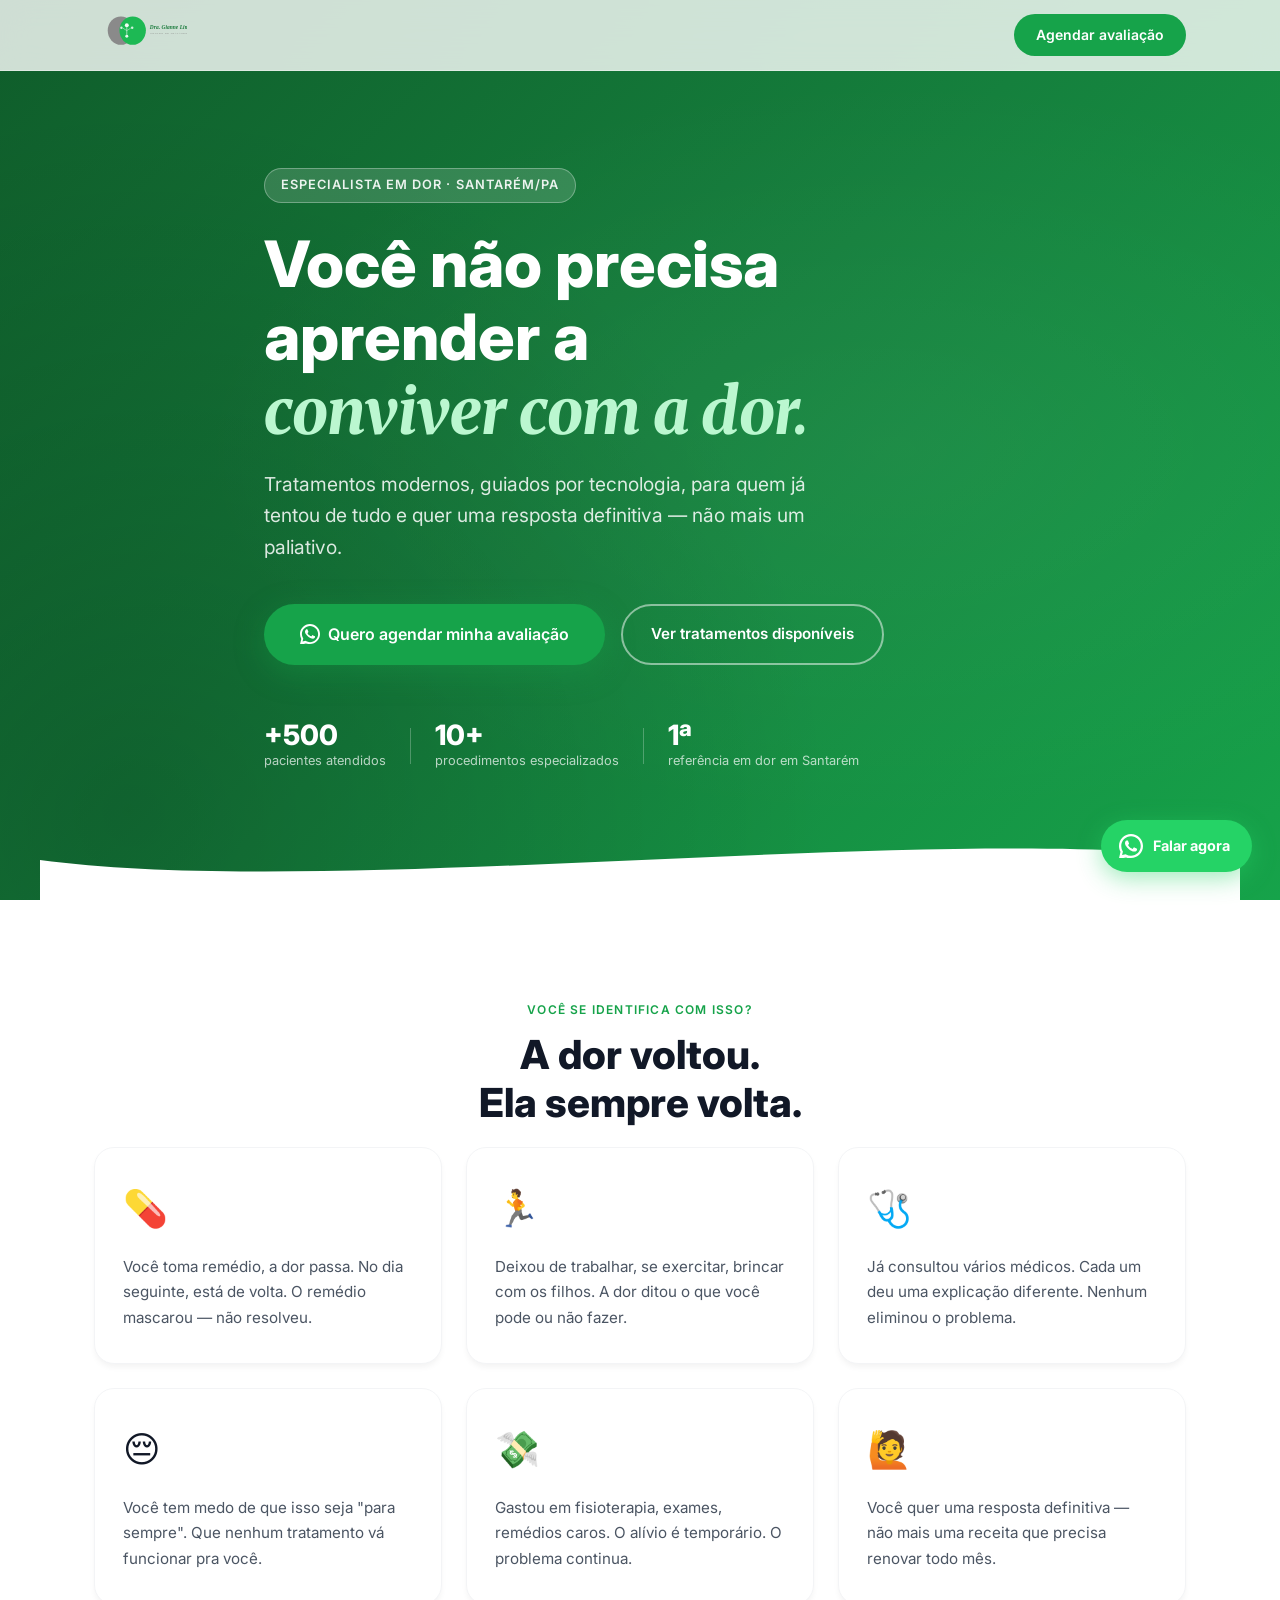
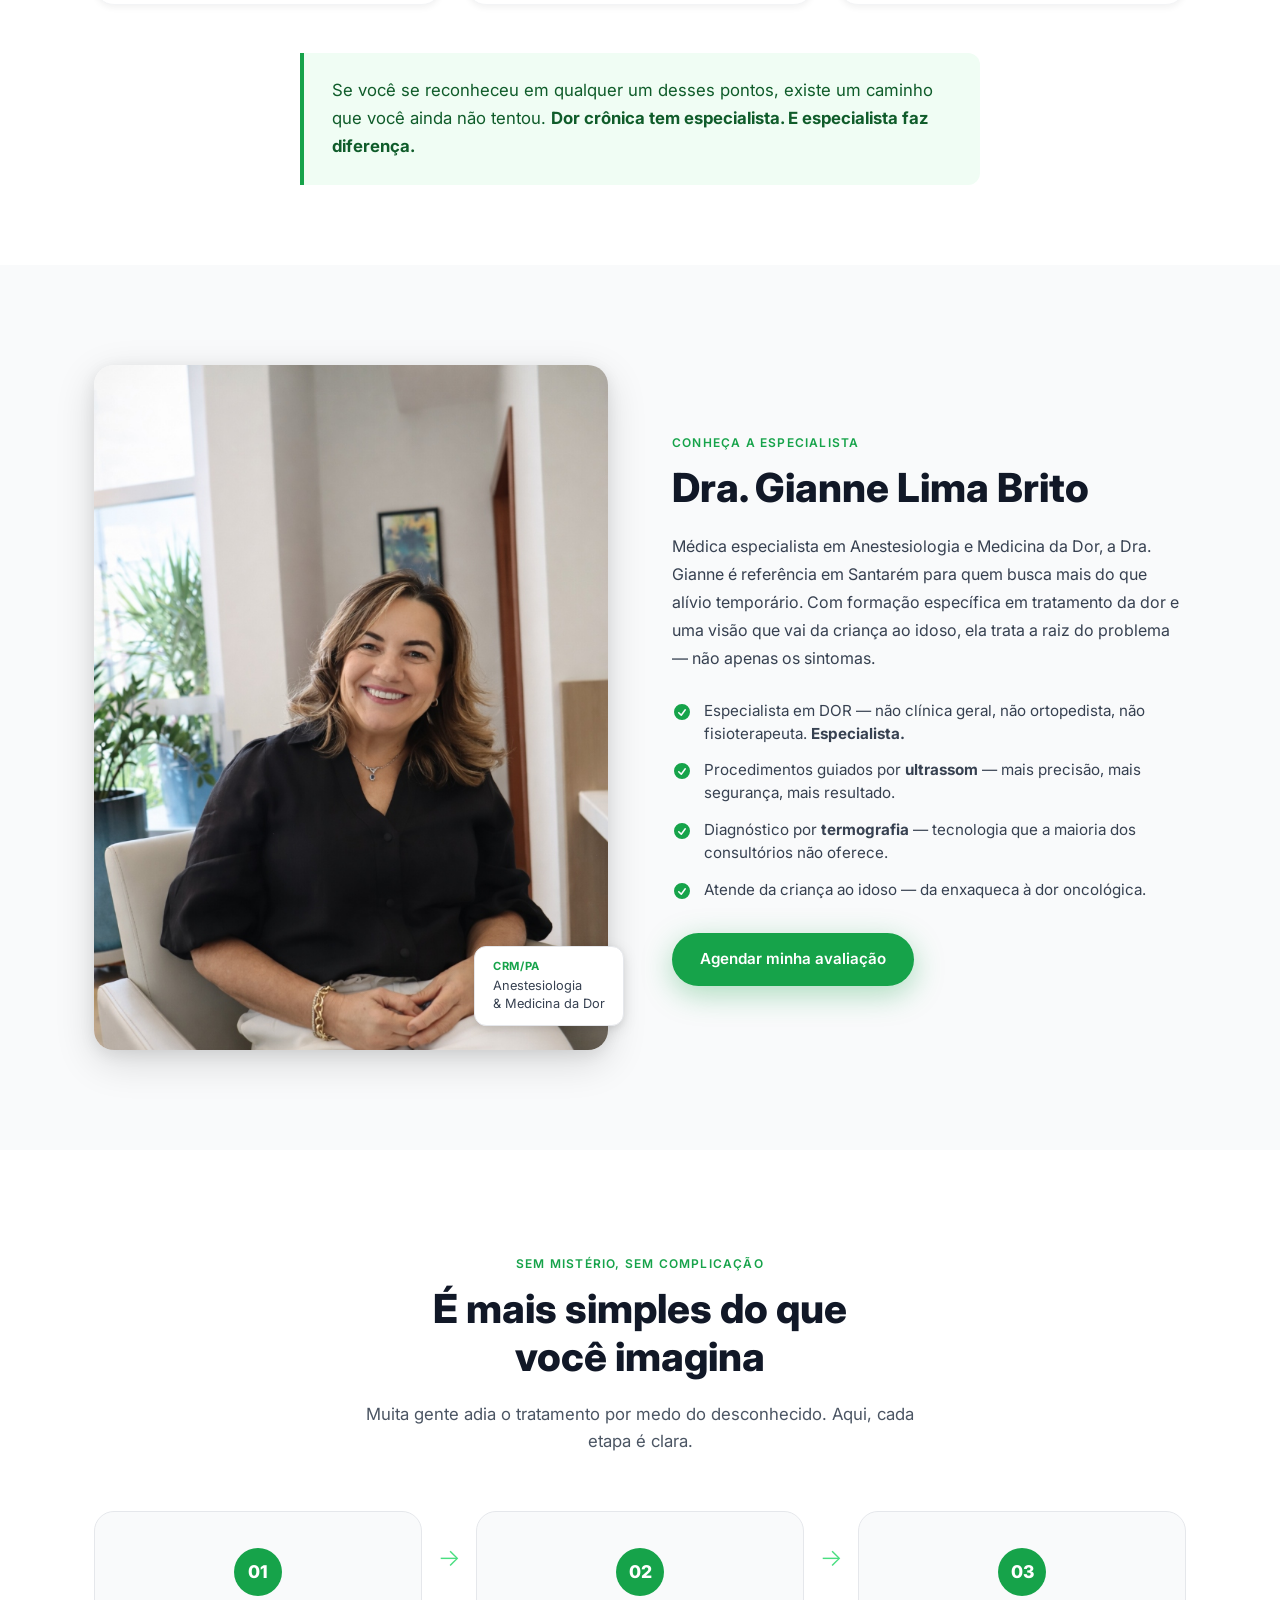
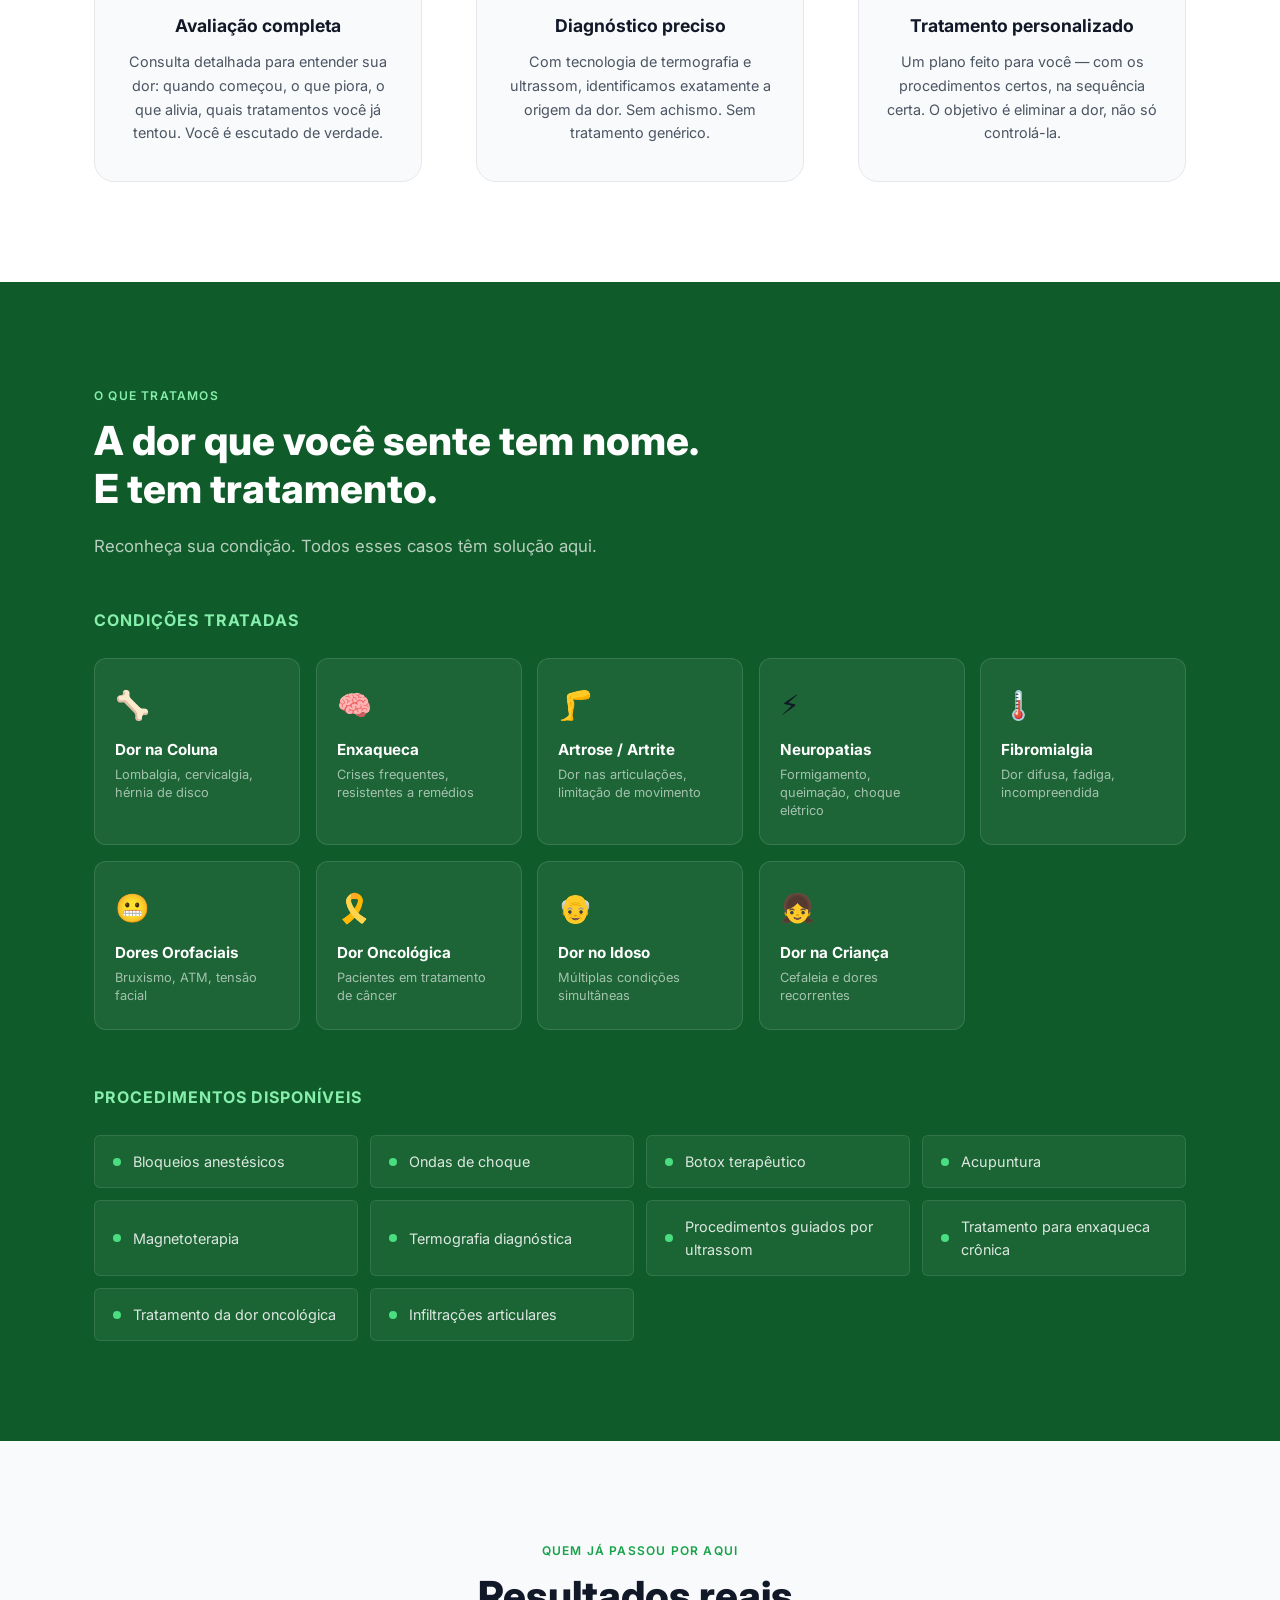
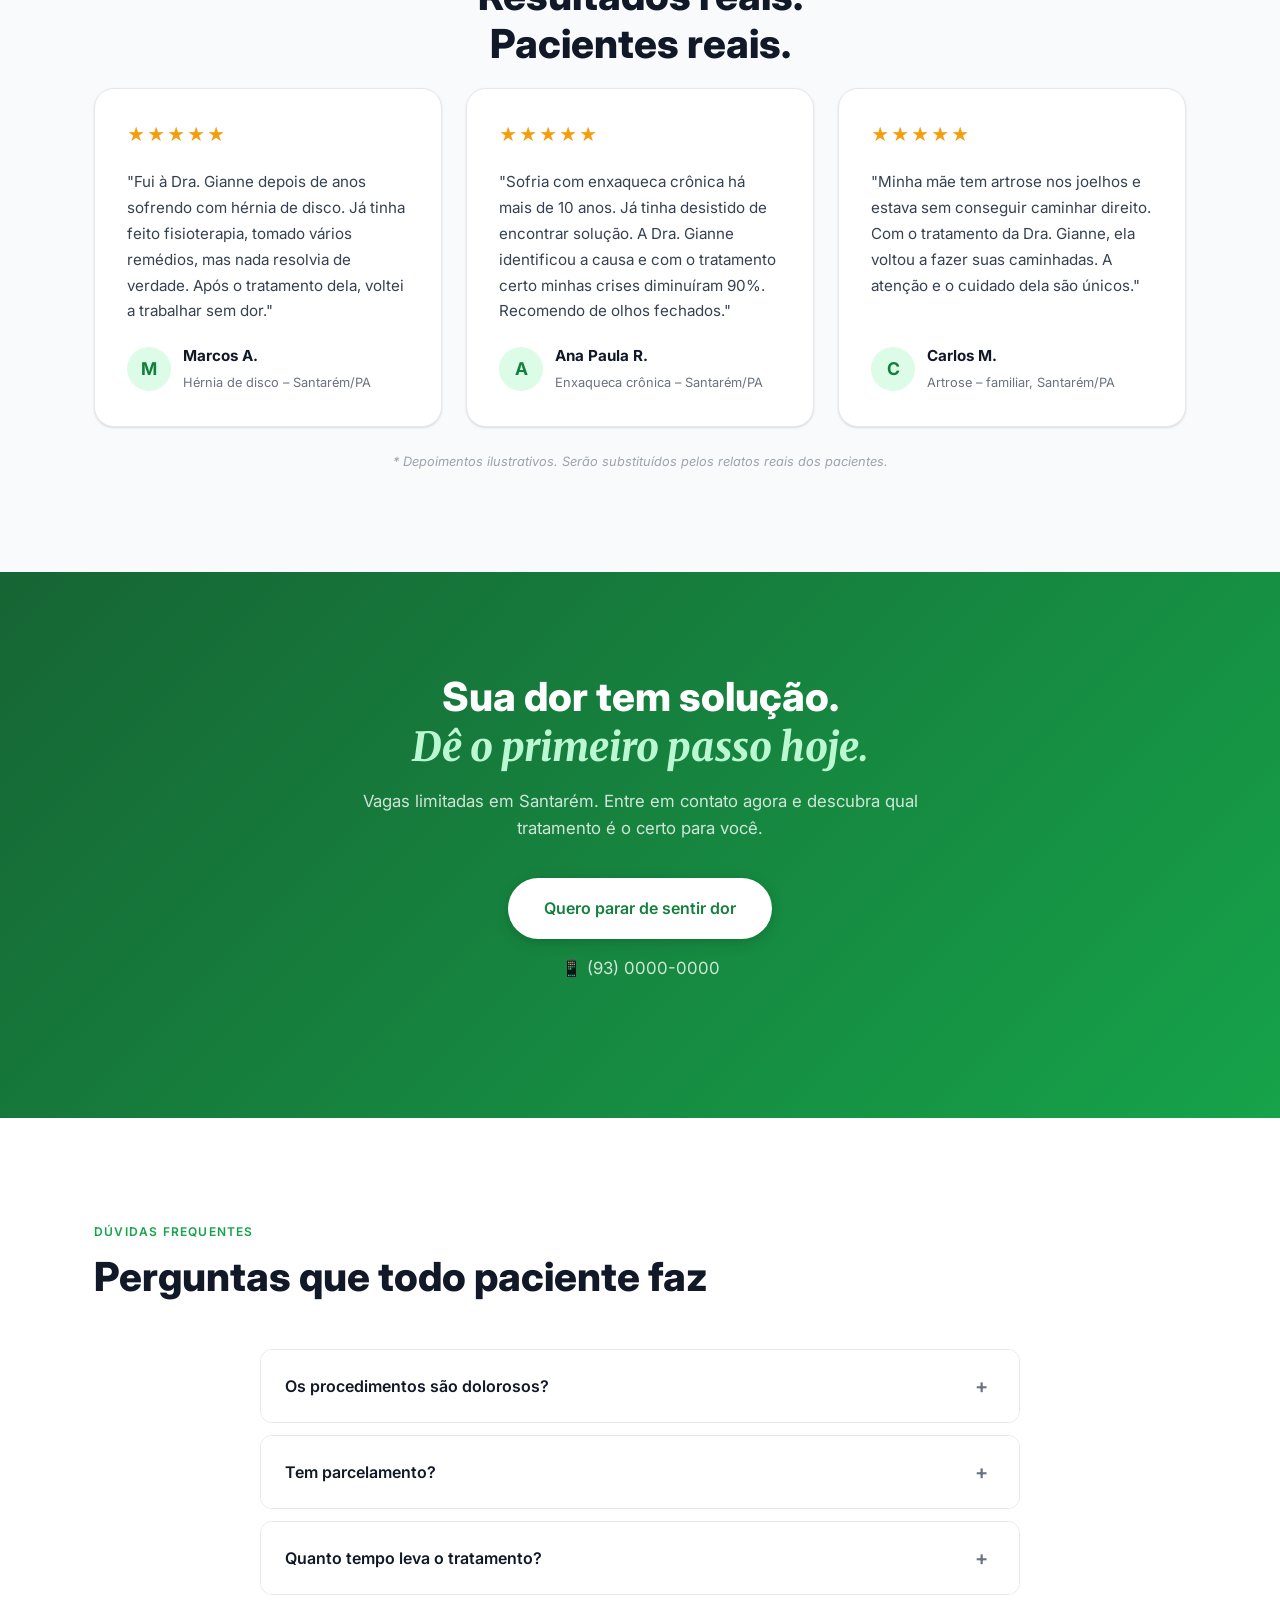
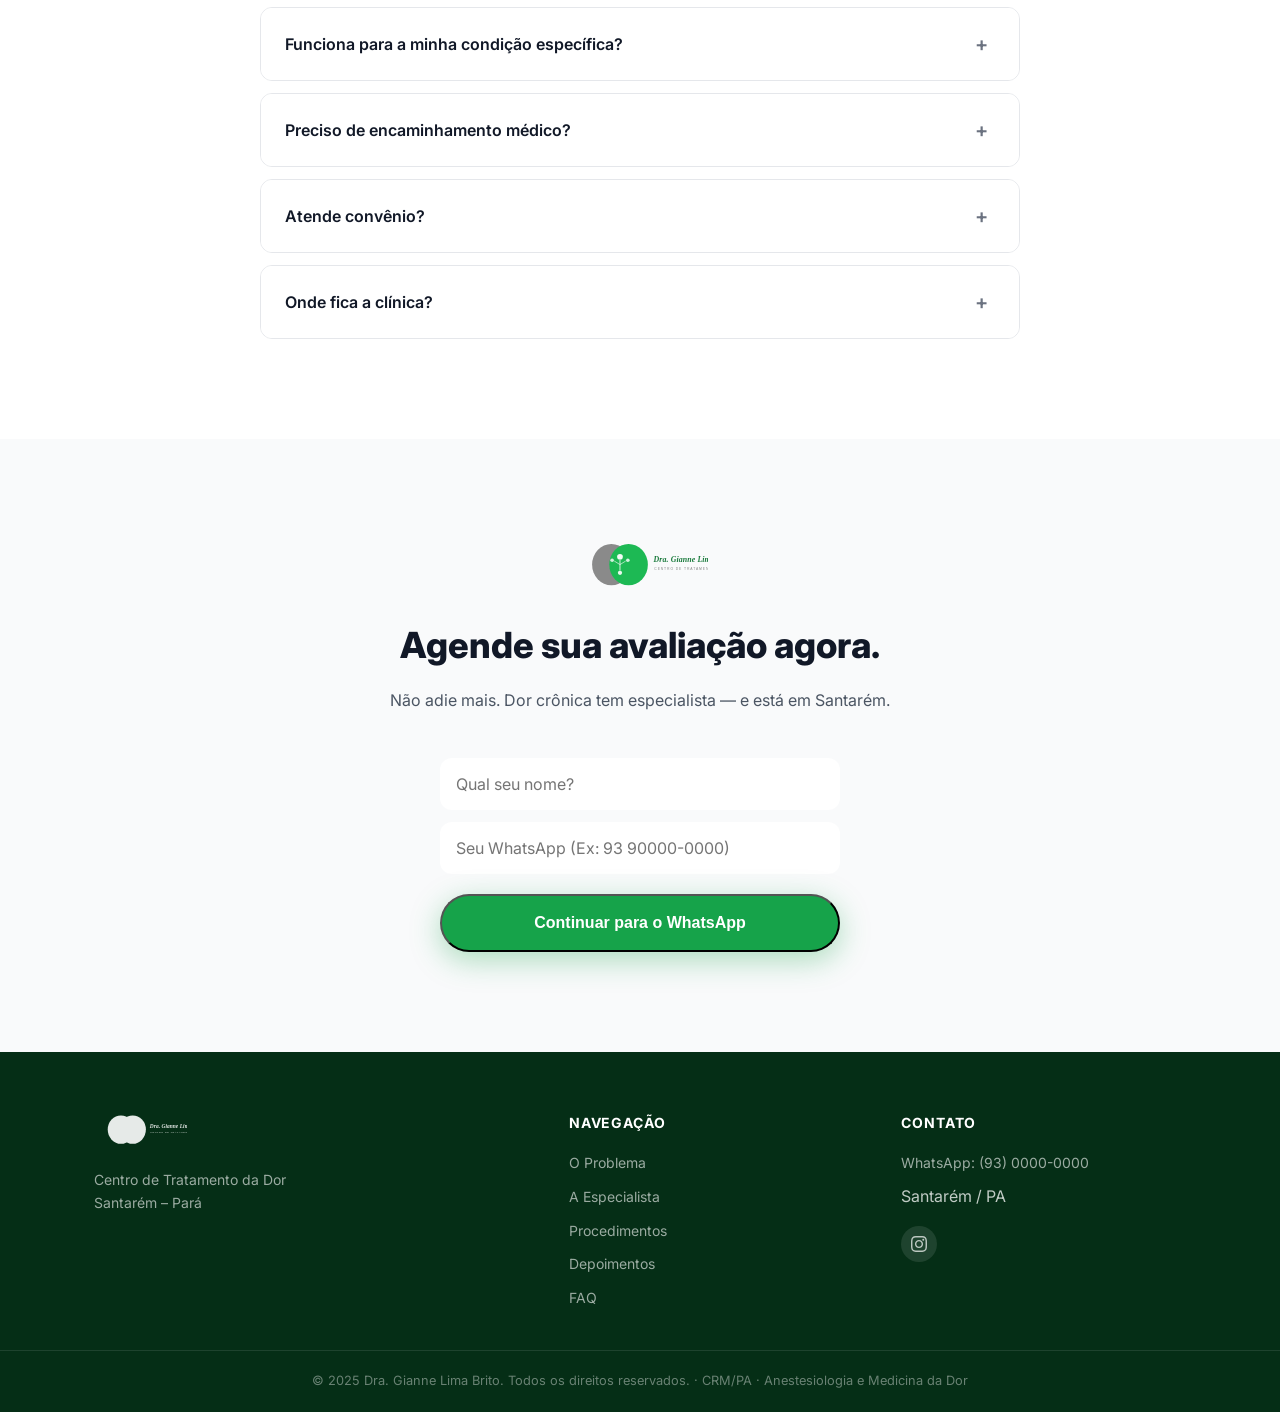
<file: index.html>
<!DOCTYPE html>
<html lang="pt-BR">
<head>
  <meta charset="UTF-8" />
  <meta name="viewport" content="width=device-width, initial-scale=1.0" />
  <title>Dra. Gianne Lima Brito | Centro de Tratamento da Dor – Santarém/PA</title>
  <meta name="description" content="Especialista em Medicina da Dor em Santarém. Tratamentos modernos com tecnologia de ponta para dor crônica, enxaqueca, hérnia de disco, artrose e muito mais. Agende sua avaliação." />
  <link rel="preconnect" href="https://fonts.googleapis.com" />
  <link rel="preconnect" href="https://fonts.gstatic.com" crossorigin />
  <link href="https://fonts.googleapis.com/css2?family=Inter:wght@300;400;500;600;700;800&family=Merriweather:ital,wght@0,700;1,700&display=swap" rel="stylesheet" />
  <link rel="stylesheet" href="style.css" />
</head>
<body>

  <!-- ============================================================
       NAV FIXA
  ============================================================ -->
  <nav class="nav" id="nav">
    <div class="container nav__inner">
      <a href="#hero" class="nav__logo">
        <img src="logo.svg" alt="Dra. Gianne Lima Brito – Centro de Tratamento da Dor" />
      </a>
      <a href="#contato" class="btn btn--nav">
        Agendar avaliação
      </a>
    </div>
  </nav>

  <!-- ============================================================
       #1 HERO
  ============================================================ -->
  <section class="hero" id="hero">
    <div class="hero__overlay"></div>
    <div class="container hero__content">
      <span class="hero__badge">Especialista em Dor · Santarém/PA</span>
      <h1 class="hero__headline">
        Você não precisa aprender a<br class="br-desktop" />
        <em>conviver com a dor.</em>
      </h1>
      <p class="hero__sub">
        Tratamentos modernos, guiados por tecnologia, para quem já tentou de tudo
        e quer uma resposta definitiva — não mais um paliativo.
      </p>
      <div class="hero__ctas">
        <a href="#contato" class="btn btn--primary btn--lg">
          <svg xmlns="http://www.w3.org/2000/svg" viewBox="0 0 24 24" fill="currentColor" aria-hidden="true"><path d="M17.472 14.382c-.297-.149-1.758-.867-2.03-.967-.273-.099-.471-.148-.67.15-.197.297-.767.966-.94 1.164-.173.199-.347.223-.644.075-.297-.15-1.255-.463-2.39-1.475-.883-.788-1.48-1.761-1.653-2.059-.173-.297-.018-.458.13-.606.134-.133.298-.347.446-.52.149-.174.198-.298.298-.497.099-.198.05-.371-.025-.52-.075-.149-.669-1.612-.916-2.207-.242-.579-.487-.5-.669-.51-.173-.008-.371-.01-.57-.01-.198 0-.52.074-.792.372-.272.297-1.04 1.016-1.04 2.479 0 1.462 1.065 2.875 1.213 3.074.149.198 2.096 3.2 5.077 4.487.709.306 1.262.489 1.694.625.712.227 1.36.195 1.871.118.571-.085 1.758-.719 2.006-1.413.248-.694.248-1.289.173-1.413-.074-.124-.272-.198-.57-.347z"/><path d="M12 0C5.373 0 0 5.373 0 12c0 2.125.549 4.122 1.515 5.858L.057 23.927a.75.75 0 0 0 .916.916l6.07-1.457A11.945 11.945 0 0 0 12 24c6.627 0 12-5.373 12-12S18.627 0 12 0zm0 21.75a9.716 9.716 0 0 1-4.958-1.355l-.355-.213-3.608.867.882-3.514-.232-.371A9.718 9.718 0 0 1 2.25 12C2.25 6.615 6.615 2.25 12 2.25c5.384 0 9.75 4.365 9.75 9.75 0 5.384-4.366 9.75-9.75 9.75z"/></svg>
          Quero agendar minha avaliação
        </a>
        <a href="#procedimentos" class="btn btn--ghost">
          Ver tratamentos disponíveis
        </a>
      </div>
      <div class="hero__trust">
        <div class="trust-item">
          <span class="trust-item__num">+500</span>
          <span class="trust-item__label">pacientes atendidos</span>
        </div>
        <div class="trust-divider"></div>
        <div class="trust-item">
          <span class="trust-item__num">10+</span>
          <span class="trust-item__label">procedimentos especializados</span>
        </div>
        <div class="trust-divider"></div>
        <div class="trust-item">
          <span class="trust-item__num">1ª</span>
          <span class="trust-item__label">referência em dor em Santarém</span>
        </div>
      </div>
    </div>
  </section>

  <!-- ============================================================
       #2 O PROBLEMA (agitação)
  ============================================================ -->
  <section class="problem" id="problema">
    <div class="container">
      <div class="section-label">Você se identifica com isso?</div>
      <h2 class="section-title">
        A dor voltou.<br />Ela sempre volta.
      </h2>
      <div class="problem__grid">
        <div class="problem__item">
          <div class="problem__icon">💊</div>
          <p>Você toma remédio, a dor passa. No dia seguinte, está de volta. O remédio mascarou — não resolveu.</p>
        </div>
        <div class="problem__item">
          <div class="problem__icon">🏃</div>
          <p>Deixou de trabalhar, se exercitar, brincar com os filhos. A dor ditou o que você pode ou não fazer.</p>
        </div>
        <div class="problem__item">
          <div class="problem__icon">🩺</div>
          <p>Já consultou vários médicos. Cada um deu uma explicação diferente. Nenhum eliminou o problema.</p>
        </div>
        <div class="problem__item">
          <div class="problem__icon">😔</div>
          <p>Você tem medo de que isso seja "para sempre". Que nenhum tratamento vá funcionar pra você.</p>
        </div>
        <div class="problem__item">
          <div class="problem__icon">💸</div>
          <p>Gastou em fisioterapia, exames, remédios caros. O alívio é temporário. O problema continua.</p>
        </div>
        <div class="problem__item">
          <div class="problem__icon">🙋</div>
          <p>Você quer uma resposta definitiva — não mais uma receita que precisa renovar todo mês.</p>
        </div>
      </div>
      <div class="problem__transition">
        <p>
          Se você se reconheceu em qualquer um desses pontos, existe um caminho que você ainda não tentou.
          <strong>Dor crônica tem especialista. E especialista faz diferença.</strong>
        </p>
      </div>
    </div>
  </section>

  <!-- ============================================================
       #3 A ESPECIALISTA
  ============================================================ -->
  <section class="doctor" id="doutora">
    <div class="container doctor__inner">
      <div class="doctor__photo-wrap">
        <img src="dra-gianne.jpg" alt="Dra. Gianne Lima Brito" class="doctor__photo-real" />
        <div class="doctor__credential-badge">
          <span>CRM/PA</span>
          Anestesiologia<br/>& Medicina da Dor
        </div>
      </div>
      <div class="doctor__content">
        <div class="section-label">Conheça a especialista</div>
        <h2 class="section-title">
          Dra. Gianne Lima Brito
        </h2>
        <p class="doctor__bio">
          Médica especialista em Anestesiologia e Medicina da Dor, a Dra. Gianne é referência em Santarém para
          quem busca mais do que alívio temporário. Com formação específica em tratamento da dor e uma visão
          que vai da criança ao idoso, ela trata a raiz do problema — não apenas os sintomas.
        </p>
        <ul class="doctor__highlights">
          <li>
            <svg xmlns="http://www.w3.org/2000/svg" viewBox="0 0 20 20" fill="currentColor"><path fill-rule="evenodd" d="M10 18a8 8 0 100-16 8 8 0 000 16zm3.857-9.809a.75.75 0 00-1.214-.882l-3.483 4.79-1.88-1.88a.75.75 0 10-1.06 1.061l2.5 2.5a.75.75 0 001.137-.089l4-5.5z" clip-rule="evenodd"/></svg>
            <span>Especialista em DOR — não clínica geral, não ortopedista, não fisioterapeuta. <strong>Especialista.</strong></span>
          </li>
          <li>
            <svg xmlns="http://www.w3.org/2000/svg" viewBox="0 0 20 20" fill="currentColor"><path fill-rule="evenodd" d="M10 18a8 8 0 100-16 8 8 0 000 16zm3.857-9.809a.75.75 0 00-1.214-.882l-3.483 4.79-1.88-1.88a.75.75 0 10-1.06 1.061l2.5 2.5a.75.75 0 001.137-.089l4-5.5z" clip-rule="evenodd"/></svg>
            <span>Procedimentos guiados por <strong>ultrassom</strong> — mais precisão, mais segurança, mais resultado.</span>
          </li>
          <li>
            <svg xmlns="http://www.w3.org/2000/svg" viewBox="0 0 20 20" fill="currentColor"><path fill-rule="evenodd" d="M10 18a8 8 0 100-16 8 8 0 000 16zm3.857-9.809a.75.75 0 00-1.214-.882l-3.483 4.79-1.88-1.88a.75.75 0 10-1.06 1.061l2.5 2.5a.75.75 0 001.137-.089l4-5.5z" clip-rule="evenodd"/></svg>
            <span>Diagnóstico por <strong>termografia</strong> — tecnologia que a maioria dos consultórios não oferece.</span>
          </li>
          <li>
            <svg xmlns="http://www.w3.org/2000/svg" viewBox="0 0 20 20" fill="currentColor"><path fill-rule="evenodd" d="M10 18a8 8 0 100-16 8 8 0 000 16zm3.857-9.809a.75.75 0 00-1.214-.882l-3.483 4.79-1.88-1.88a.75.75 0 10-1.06 1.061l2.5 2.5a.75.75 0 001.137-.089l4-5.5z" clip-rule="evenodd"/></svg>
            <span>Atende da criança ao idoso — da enxaqueca à dor oncológica.</span>
          </li>
        </ul>
        <a href="#contato" class="btn btn--primary">
          Agendar minha avaliação
        </a>
      </div>
    </div>
  </section>

  <!-- ============================================================
       #4 COMO FUNCIONA
  ============================================================ -->
  <section class="process" id="como-funciona">
    <div class="container">
      <div class="section-label">Sem mistério, sem complicação</div>
      <h2 class="section-title">
        É mais simples do que<br />você imagina
      </h2>
      <p class="section-sub">
        Muita gente adia o tratamento por medo do desconhecido. Aqui, cada etapa é clara.
      </p>
      <div class="process__steps">
        <div class="process__step">
          <div class="process__num">01</div>
          <h3>Avaliação completa</h3>
          <p>
            Consulta detalhada para entender sua dor: quando começou, o que piora, o que alivia,
            quais tratamentos você já tentou. Você é escutado de verdade.
          </p>
        </div>
        <div class="process__arrow">→</div>
        <div class="process__step">
          <div class="process__num">02</div>
          <h3>Diagnóstico preciso</h3>
          <p>
            Com tecnologia de termografia e ultrassom, identificamos exatamente a origem da dor.
            Sem achismo. Sem tratamento genérico.
          </p>
        </div>
        <div class="process__arrow">→</div>
        <div class="process__step">
          <div class="process__num">03</div>
          <h3>Tratamento personalizado</h3>
          <p>
            Um plano feito para você — com os procedimentos certos, na sequência certa.
            O objetivo é eliminar a dor, não só controlá-la.
          </p>
        </div>
      </div>
    </div>
  </section>

  <!-- ============================================================
       #5 PROCEDIMENTOS
  ============================================================ -->
  <section class="procedures" id="procedimentos">
    <div class="container">
      <div class="section-label">O que tratamos</div>
      <h2 class="section-title">
        A dor que você sente tem nome.<br />E tem tratamento.
      </h2>
      <p class="section-sub">
        Reconheça sua condição. Todos esses casos têm solução aqui.
      </p>

      <h3 class="procedures__category-title">Condições tratadas</h3>
      <div class="procedures__conditions">
        <div class="condition-card">
          <div class="condition-card__icon">🦴</div>
          <h4>Dor na Coluna</h4>
          <p>Lombalgia, cervicalgia, hérnia de disco</p>
        </div>
        <div class="condition-card">
          <div class="condition-card__icon">🧠</div>
          <h4>Enxaqueca</h4>
          <p>Crises frequentes, resistentes a remédios</p>
        </div>
        <div class="condition-card">
          <div class="condition-card__icon">🦵</div>
          <h4>Artrose / Artrite</h4>
          <p>Dor nas articulações, limitação de movimento</p>
        </div>
        <div class="condition-card">
          <div class="condition-card__icon">⚡</div>
          <h4>Neuropatias</h4>
          <p>Formigamento, queimação, choque elétrico</p>
        </div>
        <div class="condition-card">
          <div class="condition-card__icon">🌡️</div>
          <h4>Fibromialgia</h4>
          <p>Dor difusa, fadiga, incompreendida</p>
        </div>
        <div class="condition-card">
          <div class="condition-card__icon">😬</div>
          <h4>Dores Orofaciais</h4>
          <p>Bruxismo, ATM, tensão facial</p>
        </div>
        <div class="condition-card">
          <div class="condition-card__icon">🎗️</div>
          <h4>Dor Oncológica</h4>
          <p>Pacientes em tratamento de câncer</p>
        </div>
        <div class="condition-card">
          <div class="condition-card__icon">👴</div>
          <h4>Dor no Idoso</h4>
          <p>Múltiplas condições simultâneas</p>
        </div>
        <div class="condition-card">
          <div class="condition-card__icon">👧</div>
          <h4>Dor na Criança</h4>
          <p>Cefaleia e dores recorrentes</p>
        </div>
      </div>

      <h3 class="procedures__category-title procedures__category-title--mt">Procedimentos disponíveis</h3>
      <div class="procedures__treatments">
        <div class="treatment-item">
          <div class="treatment-item__dot"></div>
          <span>Bloqueios anestésicos</span>
        </div>
        <div class="treatment-item">
          <div class="treatment-item__dot"></div>
          <span>Ondas de choque</span>
        </div>
        <div class="treatment-item">
          <div class="treatment-item__dot"></div>
          <span>Botox terapêutico</span>
        </div>
        <div class="treatment-item">
          <div class="treatment-item__dot"></div>
          <span>Acupuntura</span>
        </div>
        <div class="treatment-item">
          <div class="treatment-item__dot"></div>
          <span>Magnetoterapia</span>
        </div>
        <div class="treatment-item">
          <div class="treatment-item__dot"></div>
          <span>Termografia diagnóstica</span>
        </div>
        <div class="treatment-item">
          <div class="treatment-item__dot"></div>
          <span>Procedimentos guiados por ultrassom</span>
        </div>
        <div class="treatment-item">
          <div class="treatment-item__dot"></div>
          <span>Tratamento para enxaqueca crônica</span>
        </div>
        <div class="treatment-item">
          <div class="treatment-item__dot"></div>
          <span>Tratamento da dor oncológica</span>
        </div>
        <div class="treatment-item">
          <div class="treatment-item__dot"></div>
          <span>Infiltrações articulares</span>
        </div>
      </div>
    </div>
  </section>

  <!-- ============================================================
       #6 PROVA SOCIAL
  ============================================================ -->
  <section class="testimonials" id="depoimentos">
    <div class="container">
      <div class="section-label">Quem já passou por aqui</div>
      <h2 class="section-title">
        Resultados reais.<br />Pacientes reais.
      </h2>
      <div class="testimonials__grid">
        <div class="testimonial-card">
          <div class="testimonial-card__stars">★★★★★</div>
          <p class="testimonial-card__text">
            "Fui à Dra. Gianne depois de anos sofrendo com hérnia de disco. Já tinha feito fisioterapia, tomado vários remédios, mas nada resolvia de verdade. Após o tratamento dela, voltei a trabalhar sem dor."
          </p>
          <div class="testimonial-card__author">
            <div class="testimonial-card__avatar">M</div>
            <div>
              <strong>Marcos A.</strong>
              <span>Hérnia de disco – Santarém/PA</span>
            </div>
          </div>
        </div>
        <div class="testimonial-card">
          <div class="testimonial-card__stars">★★★★★</div>
          <p class="testimonial-card__text">
            "Sofria com enxaqueca crônica há mais de 10 anos. Já tinha desistido de encontrar solução. A Dra. Gianne identificou a causa e com o tratamento certo minhas crises diminuíram 90%. Recomendo de olhos fechados."
          </p>
          <div class="testimonial-card__author">
            <div class="testimonial-card__avatar">A</div>
            <div>
              <strong>Ana Paula R.</strong>
              <span>Enxaqueca crônica – Santarém/PA</span>
            </div>
          </div>
        </div>
        <div class="testimonial-card">
          <div class="testimonial-card__stars">★★★★★</div>
          <p class="testimonial-card__text">
            "Minha mãe tem artrose nos joelhos e estava sem conseguir caminhar direito. Com o tratamento da Dra. Gianne, ela voltou a fazer suas caminhadas. A atenção e o cuidado dela são únicos."
          </p>
          <div class="testimonial-card__author">
            <div class="testimonial-card__avatar">C</div>
            <div>
              <strong>Carlos M.</strong>
              <span>Artrose – familiar, Santarém/PA</span>
            </div>
          </div>
        </div>
      </div>
      <p class="testimonials__note">
        * Depoimentos ilustrativos. Serão substituídos pelos relatos reais dos pacientes.
      </p>
    </div>
  </section>

  <!-- ============================================================
       #7 CTA CENTRAL
  ============================================================ -->
  <section class="cta-section" id="agendar">
    <div class="container cta-section__inner">
      <div class="cta-section__content">
        <h2>
          Sua dor tem solução.<br />
          <em>Dê o primeiro passo hoje.</em>
        </h2>
        <p>
          Vagas limitadas em Santarém. Entre em contato agora e descubra qual tratamento é o certo para você.
        </p>
        <div class="cta-section__actions">
          <a href="#contato" class="btn btn--white btn--lg">
            Quero parar de sentir dor
          </a>
          <p class="cta-section__number">
            📱 (93) 0000-0000
          </p>
        </div>
      </div>
    </div>
  </section>

  <!-- ============================================================
       #8 FAQ
  ============================================================ -->
  <section class="faq" id="faq">
    <div class="container">
      <div class="section-label">Dúvidas frequentes</div>
      <h2 class="section-title">
        Perguntas que todo paciente faz
      </h2>
      <div class="faq__list">

        <details class="faq__item">
          <summary class="faq__question">
            Os procedimentos são dolorosos?
            <span class="faq__icon">+</span>
          </summary>
          <div class="faq__answer">
            <p>
              A maioria dos procedimentos é realizada com anestesia local ou sedação leve, o que minimiza muito o desconforto.
              Cada caso é avaliado individualmente, e a Dra. Gianne garante que você entenda exatamente o que esperar antes de começar.
            </p>
          </div>
        </details>

        <details class="faq__item">
          <summary class="faq__question">
            Tem parcelamento?
            <span class="faq__icon">+</span>
          </summary>
          <div class="faq__answer">
            <p>
              Sim. Entre em contato pelo WhatsApp para conhecer as condições de parcelamento disponíveis para cada procedimento.
              Facilitamos ao máximo para que a falta de recurso não seja motivo de adiamento do seu tratamento.
            </p>
          </div>
        </details>

        <details class="faq__item">
          <summary class="faq__question">
            Quanto tempo leva o tratamento?
            <span class="faq__icon">+</span>
          </summary>
          <div class="faq__answer">
            <p>
              Depende da condição e da resposta de cada organismo. Muitos pacientes sentem melhora significativa já nas primeiras sessões.
              Um plano de tratamento personalizado é definido após a avaliação inicial.
            </p>
          </div>
        </details>

        <details class="faq__item">
          <summary class="faq__question">
            Funciona para a minha condição específica?
            <span class="faq__icon">+</span>
          </summary>
          <div class="faq__answer">
            <p>
              A Dra. Gianne atende uma ampla variedade de condições — da enxaqueca à dor oncológica, passando por hérnia de disco,
              fibromialgia, artrose e muito mais. O primeiro passo é a avaliação para confirmar o diagnóstico e definir o melhor caminho.
            </p>
          </div>
        </details>

        <details class="faq__item">
          <summary class="faq__question">
            Preciso de encaminhamento médico?
            <span class="faq__icon">+</span>
          </summary>
          <div class="faq__answer">
            <p>
              Não. Você pode entrar em contato diretamente pelo WhatsApp e agendar sua avaliação sem necessidade de encaminhamento prévio.
              Trazendo seus exames anteriores, caso tenha, a consulta será ainda mais produtiva.
            </p>
          </div>
        </details>

        <details class="faq__item">
          <summary class="faq__question">
            Atende convênio?
            <span class="faq__icon">+</span>
          </summary>
          <div class="faq__answer">
            <p>
              Entre em contato pelo WhatsApp para verificar quais convênios são aceitos. Nossa equipe vai informar
              todas as opções disponíveis para o seu caso.
            </p>
          </div>
        </details>

        <details class="faq__item">
          <summary class="faq__question">
            Onde fica a clínica?
            <span class="faq__icon">+</span>
          </summary>
          <div class="faq__answer">
            <p>
              A clínica está localizada em Santarém/PA. O endereço completo é enviado após o agendamento.
              Pacientes de outras cidades da região também são atendidos — vale a viagem por uma solução definitiva.
            </p>
          </div>
        </details>

      </div>
    </div>
  </section>

  <!-- ============================================================
       #9 CTA FINAL + RODAPÉ
  ============================================================ -->
  <section class="final-cta" id="contato">
    <div class="container final-cta__inner">
      <img src="logo.svg" alt="Dra. Gianne Lima Brito" class="final-cta__logo" />
      <h2>Agende sua avaliação agora.</h2>
      <p>Não adie mais. Dor crônica tem especialista — e está em Santarém.</p>
      <form action="obrigado.html" method="GET" class="final-cta__form">
        <input type="text" name="nome" placeholder="Qual seu nome?" required />
        <input type="tel" name="telefone" placeholder="Seu WhatsApp (Ex: 93 90000-0000)" required />
        <button type="submit" class="btn btn--primary btn--lg">
          Continuar para o WhatsApp
        </button>
      </form>
    </div>
  </section>

  <footer class="footer">
    <div class="container footer__inner">
      <div class="footer__col">
        <img src="logo.svg" alt="Dra. Gianne Lima Brito" class="footer__logo" />
        <p>Centro de Tratamento da Dor<br />Santarém – Pará</p>
      </div>
      <div class="footer__col">
        <h4>Navegação</h4>
        <ul>
          <li><a href="#problema">O Problema</a></li>
          <li><a href="#doutora">A Especialista</a></li>
          <li><a href="#procedimentos">Procedimentos</a></li>
          <li><a href="#depoimentos">Depoimentos</a></li>
          <li><a href="#faq">FAQ</a></li>
        </ul>
      </div>
      <div class="footer__col">
        <h4>Contato</h4>
        <ul>
          <li>
            <a href="#contato">
              WhatsApp: (93) 0000-0000
            </a>
          </li>
          <li>Santarém / PA</li>
        </ul>
        <div class="footer__social">
          <a href="#" aria-label="Instagram" class="footer__social-link">
            <svg xmlns="http://www.w3.org/2000/svg" viewBox="0 0 24 24" fill="currentColor"><path d="M12 2.163c3.204 0 3.584.012 4.85.07 3.252.148 4.771 1.691 4.919 4.919.058 1.265.069 1.645.069 4.849 0 3.205-.012 3.584-.069 4.849-.149 3.225-1.664 4.771-4.919 4.919-1.266.058-1.644.07-4.85.07-3.204 0-3.584-.012-4.849-.07-3.26-.149-4.771-1.699-4.919-4.92-.058-1.265-.07-1.644-.07-4.849 0-3.204.013-3.583.07-4.849.149-3.227 1.664-4.771 4.919-4.919 1.266-.057 1.645-.069 4.849-.069zm0-2.163c-3.259 0-3.667.014-4.947.072-4.358.2-6.78 2.618-6.98 6.98-.059 1.281-.073 1.689-.073 4.948 0 3.259.014 3.668.072 4.948.2 4.358 2.618 6.78 6.98 6.98 1.281.058 1.689.072 4.948.072 3.259 0 3.668-.014 4.948-.072 4.354-.2 6.782-2.618 6.979-6.98.059-1.28.073-1.689.073-4.948 0-3.259-.014-3.667-.072-4.947-.196-4.354-2.617-6.78-6.979-6.98-1.281-.059-1.69-.073-4.949-.073zm0 5.838c-3.403 0-6.162 2.759-6.162 6.162s2.759 6.163 6.162 6.163 6.162-2.759 6.162-6.163c0-3.403-2.759-6.162-6.162-6.162zm0 10.162c-2.209 0-4-1.79-4-4 0-2.209 1.791-4 4-4s4 1.791 4 4c0 2.21-1.791 4-4 4zm6.406-11.845c-.796 0-1.441.645-1.441 1.44s.645 1.44 1.441 1.44c.795 0 1.439-.645 1.439-1.44s-.644-1.44-1.439-1.44z"/></svg>
          </a>
        </div>
      </div>
    </div>
    <div class="footer__bottom">
      <div class="container">
        <p>© 2025 Dra. Gianne Lima Brito. Todos os direitos reservados. · CRM/PA · Anestesiologia e Medicina da Dor</p>
      </div>
    </div>
  </footer>

  <!-- Botão flutuante WhatsApp (mobile obrigatório) -->
  <a href="#contato"
     class="wa-float"
     aria-label="Falar pelo WhatsApp">
    <svg xmlns="http://www.w3.org/2000/svg" viewBox="0 0 24 24" fill="currentColor"><path d="M17.472 14.382c-.297-.149-1.758-.867-2.03-.967-.273-.099-.471-.148-.67.15-.197.297-.767.966-.94 1.164-.173.199-.347.223-.644.075-.297-.15-1.255-.463-2.39-1.475-.883-.788-1.48-1.761-1.653-2.059-.173-.297-.018-.458.13-.606.134-.133.298-.347.446-.52.149-.174.198-.298.298-.497.099-.198.05-.371-.025-.52-.075-.149-.669-1.612-.916-2.207-.242-.579-.487-.5-.669-.51-.173-.008-.371-.01-.57-.01-.198 0-.52.074-.792.372-.272.297-1.04 1.016-1.04 2.479 0 1.462 1.065 2.875 1.213 3.074.149.198 2.096 3.2 5.077 4.487.709.306 1.262.489 1.694.625.712.227 1.36.195 1.871.118.571-.085 1.758-.719 2.006-1.413.248-.694.248-1.289.173-1.413-.074-.124-.272-.198-.57-.347z"/><path d="M12 0C5.373 0 0 5.373 0 12c0 2.125.549 4.122 1.515 5.858L.057 23.927a.75.75 0 0 0 .916.916l6.07-1.457A11.945 11.945 0 0 0 12 24c6.627 0 12-5.373 12-12S18.627 0 12 0zm0 21.75a9.716 9.716 0 0 1-4.958-1.355l-.355-.213-3.608.867.882-3.514-.232-.371A9.718 9.718 0 0 1 2.25 12C2.25 6.615 6.615 2.25 12 2.25c5.384 0 9.75 4.365 9.75 9.75 0 5.384-4.366 9.75-9.75 9.75z"/></svg>
    <span>Falar agora</span>
  </a>

  <script src="main.js"></script>
</body>
</html>
</file>
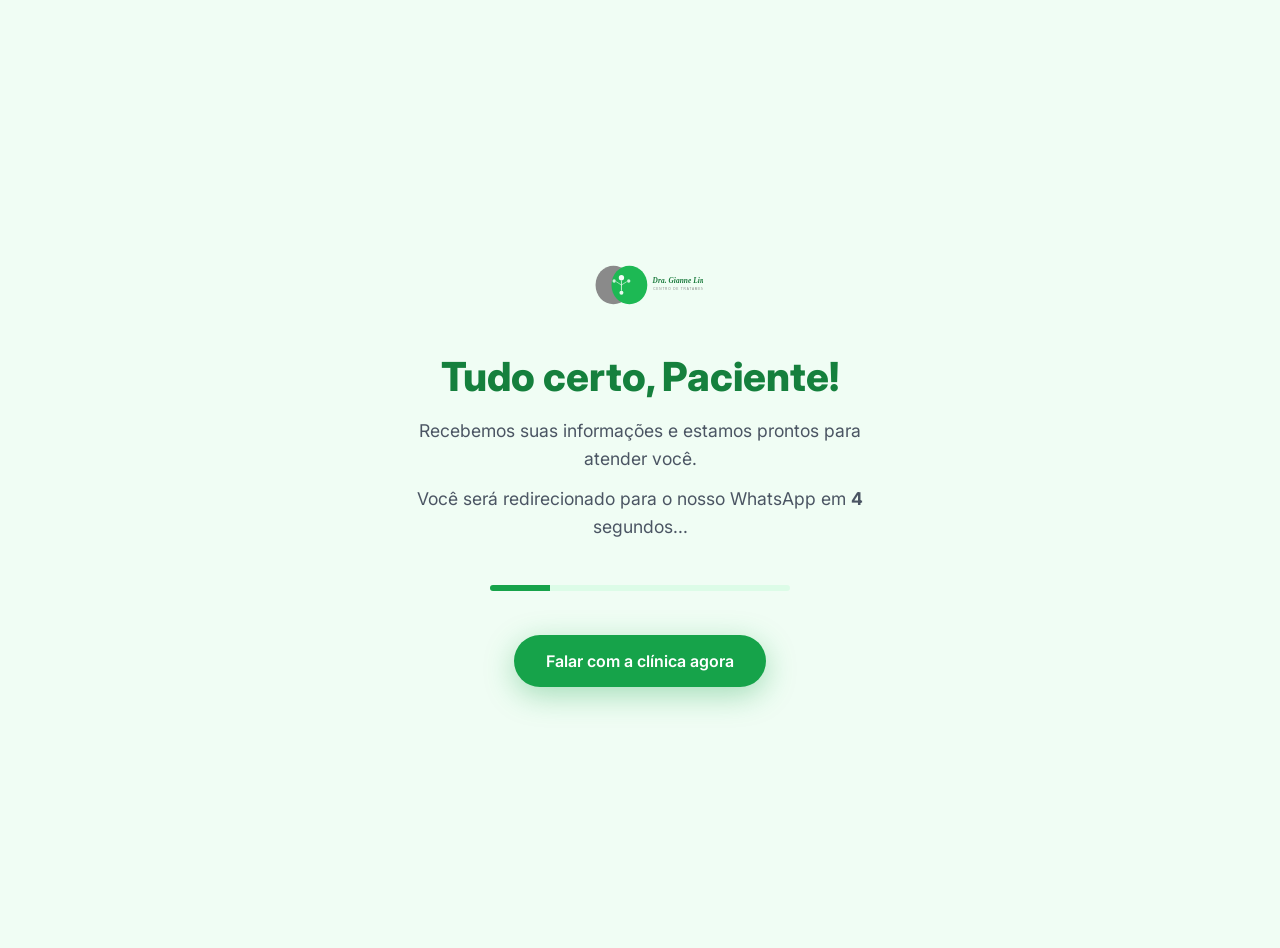
<file: obrigado.html>
<!DOCTYPE html>
<html lang="pt-BR">
<head>
  <meta charset="UTF-8">
  <meta name="viewport" content="width=device-width, initial-scale=1.0">
  <title>Obrigado | Dra. Gianne Lima Brito</title>
  <link rel="preconnect" href="https://fonts.googleapis.com" />
  <link rel="preconnect" href="https://fonts.gstatic.com" crossorigin />
  <link href="https://fonts.googleapis.com/css2?family=Inter:wght@300;400;500;600;700;800&display=swap" rel="stylesheet" />
  <style>
    :root {
      --green-50:  #f0fdf4;
      --green-100: #dcfce7;
      --green-600: #16a34a;
      --green-700: #15803d;
      --gray-600: #4b5563;
      --gray-900: #111827;
      --white: #ffffff;
    }
    body {
      margin: 0;
      font-family: 'Inter', system-ui, sans-serif;
      background: var(--green-50);
      color: var(--gray-900);
      display: flex;
      flex-direction: column;
      align-items: center;
      justify-content: center;
      min-height: 100vh;
      text-align: center;
      padding: 24px;
      -webkit-font-smoothing: antialiased;
    }
    .logo {
      height: 60px;
      margin-bottom: 32px;
    }
    h1 {
      font-size: clamp(2rem, 5vw, 2.5rem);
      font-weight: 800;
      color: var(--green-700);
      margin-top: 0;
      margin-bottom: 16px;
      line-height: 1.2;
    }
    p {
      font-size: 1.1rem;
      max-width: 500px;
      color: var(--gray-600);
      line-height: 1.6;
      margin-top: 0;
      margin-bottom: 12px;
    }
    .progress-container {
      width: 100%;
      max-width: 300px;
      height: 6px;
      background: var(--green-100);
      border-radius: 999px;
      margin: 32px auto;
      overflow: hidden;
    }
    .progress-bar {
      height: 100%;
      width: 0%;
      background: var(--green-600);
      transition: width 1s linear;
    }
    
    .btn {
      display: inline-flex;
      align-items: center;
      justify-content: center;
      margin-top: 12px;
      padding: 16px 32px;
      background: var(--green-600);
      color: var(--white);
      text-decoration: none;
      border-radius: 999px;
      font-weight: 600;
      font-size: 1rem;
      transition: all 0.2s ease;
      box-shadow: 0 8px 30px rgba(22,163,74,.35);
    }
    .btn:hover {
      background: var(--green-700);
      transform: translateY(-2px);
      box-shadow: 0 10px 35px rgba(22,163,74,.45);
    }
  </style>
</head>
<body>
  
  <img src="logo.svg" alt="Dra. Gianne Lima Brito" class="logo" />
  
  <h1>Tudo certo, <span id="user-name"></span>!</h1>
  <p>Recebemos suas informações e estamos prontos para atender você.</p>
  <p>Você será redirecionado para o nosso WhatsApp em <strong id="countdown">5</strong> segundos...</p>
  
  <div class="progress-container">
    <div class="progress-bar" id="progress-bar"></div>
  </div>
  
  <a href="#" id="wa-btn" class="btn">
    Falar com a clínica agora
  </a>

  <script>
    const urlParams = new URLSearchParams(window.location.search);
    const nome = urlParams.get('nome') || 'Paciente';
    const telefone = urlParams.get('telefone') || '';
    
    document.getElementById('user-name').innerText = nome;

    let timeLeft = 5;
    const countdownEl = document.getElementById('countdown');
    const progressBar = document.getElementById('progress-bar');
    
    // Customize your real number here
    const realNumber = "5593988888888"; 
    const message = encodeURIComponent(`Olá! Me chamo ${nome} e acabei de me cadastrar pelo site. Gostaria de agendar minha avaliação com a Dra. Gianne.`);
    const waLink = `https://wa.me/${realNumber}?text=${message}`;
    
    document.getElementById('wa-btn').href = waLink;
    
    const timer = setInterval(() => {
      timeLeft -= 1;
      if (countdownEl) countdownEl.innerText = timeLeft;
      if (progressBar) progressBar.style.width = ((5 - timeLeft) / 5 * 100) + '%';
      
      if (timeLeft <= 0) {
        clearInterval(timer);
        window.location.href = waLink;
      }
    }, 1000);
  </script>
</body>
</html>
</file>
<file: style.css>
/* =============================================================
   DESIGN SYSTEM — Dra. Gianne Lima Brito
   Centro de Tratamento da Dor
============================================================= */

/* ---------- TOKENS ---------------------------------------- */
:root {
  --green-50:  #f0fdf4;
  --green-100: #dcfce7;
  --green-200: #bbf7d0;
  --green-300: #86efac;
  --green-400: #4ade80;
  --green-500: #22c55e;
  --green-600: #16a34a;
  --green-700: #15803d;
  --green-800: #166534;
  --green-900: #0F5C2A;
  --green-950: #052e16;

  --gray-50:  #f9fafb;
  --gray-100: #f3f4f6;
  --gray-200: #e5e7eb;
  --gray-400: #9ca3af;
  --gray-500: #6b7280;
  --gray-600: #4b5563;
  --gray-700: #374151;
  --gray-900: #111827;

  --white: #ffffff;

  --font-sans: 'Inter', system-ui, -apple-system, sans-serif;
  --font-serif: 'Merriweather', Georgia, serif;

  --radius-sm: 6px;
  --radius-md: 12px;
  --radius-lg: 20px;
  --radius-full: 9999px;

  --shadow-sm: 0 1px 3px rgba(0,0,0,.08), 0 1px 2px rgba(0,0,0,.06);
  --shadow-md: 0 4px 16px rgba(0,0,0,.10), 0 2px 6px rgba(0,0,0,.06);
  --shadow-lg: 0 12px 40px rgba(0,0,0,.14), 0 4px 16px rgba(0,0,0,.08);
  --shadow-green: 0 8px 30px rgba(22,163,74,.35);

  --transition: 0.2s ease;
}

/* ---------- RESET ----------------------------------------- */
*, *::before, *::after { box-sizing: border-box; margin: 0; padding: 0; }

html {
  scroll-behavior: smooth;
  font-size: 16px;
}

body {
  font-family: var(--font-sans);
  color: var(--gray-900);
  background: var(--white);
  line-height: 1.6;
  -webkit-font-smoothing: antialiased;
}

img { max-width: 100%; display: block; }
a { color: inherit; text-decoration: none; }
ul { list-style: none; }
details summary::-webkit-details-marker { display: none; }

/* ---------- LAYOUT ---------------------------------------- */
.container {
  max-width: 1140px;
  margin: 0 auto;
  padding: 0 24px;
}

.br-desktop { display: none; }
@media (min-width: 768px) { .br-desktop { display: block; } }

/* ---------- TYPOGRAPHY ------------------------------------ */
.section-label {
  display: inline-block;
  font-size: .75rem;
  font-weight: 600;
  letter-spacing: .1em;
  text-transform: uppercase;
  color: var(--green-600);
  margin-bottom: 12px;
}

.section-title {
  font-size: clamp(1.75rem, 4vw, 2.5rem);
  font-weight: 800;
  line-height: 1.2;
  color: var(--gray-900);
  margin-bottom: 20px;
}

.section-sub {
  font-size: 1.05rem;
  color: var(--gray-600);
  max-width: 560px;
  margin-bottom: 48px;
}

/* ---------- BUTTONS --------------------------------------- */
.btn {
  display: inline-flex;
  align-items: center;
  gap: 8px;
  padding: 14px 28px;
  border-radius: var(--radius-full);
  font-size: .95rem;
  font-weight: 600;
  cursor: pointer;
  transition: transform var(--transition), box-shadow var(--transition), background var(--transition);
  white-space: nowrap;
}
.btn svg { width: 20px; height: 20px; flex-shrink: 0; }

.btn:active { transform: scale(.97); }

.btn--primary {
  background: var(--green-600);
  color: var(--white);
  box-shadow: var(--shadow-green);
}
.btn--primary:hover {
  background: var(--green-700);
  box-shadow: 0 10px 35px rgba(22,163,74,.45);
  transform: translateY(-2px);
}

.btn--white {
  background: var(--white);
  color: var(--green-700);
  box-shadow: var(--shadow-md);
}
.btn--white:hover {
  background: var(--green-50);
  transform: translateY(-2px);
}

.btn--ghost {
  background: transparent;
  color: var(--white);
  border: 2px solid rgba(255,255,255,.5);
}
.btn--ghost:hover {
  background: rgba(255,255,255,.1);
  border-color: var(--white);
}

.btn--nav {
  background: var(--green-600);
  color: var(--white);
  padding: 10px 22px;
  font-size: .875rem;
}
.btn--nav:hover { background: var(--green-700); }

.btn--lg { padding: 18px 36px; font-size: 1rem; }

/* ============================================================
   NAV
============================================================ */
.nav {
  position: fixed;
  top: 0; left: 0; right: 0;
  z-index: 100;
  background: rgba(255,255,255,.8);
  backdrop-filter: blur(15px);
  -webkit-backdrop-filter: blur(15px);
  border-bottom: 1px solid rgba(255,255,255,.3);
  transition: all 0.4s cubic-bezier(0.16, 1, 0.3, 1);
}
.nav.scrolled {
  background: rgba(255,255,255,.95);
  box-shadow: 0 10px 30px -10px rgba(0,0,0,0.1);
  padding: 5px 0;
}

.nav__inner {
  display: flex;
  align-items: center;
  justify-content: space-between;
  height: 70px;
}

.nav__logo img {
  height: 44px;
  width: auto;
  object-fit: contain;
}

/* ============================================================
   HERO
============================================================ */
.hero {
  position: relative;
  min-height: 100vh;
  background:
    linear-gradient(135deg, var(--green-900) 0%, var(--green-700) 50%, var(--green-600) 100%);
  display: flex;
  align-items: center;
  padding: 120px 0 80px;
  overflow: hidden;
}

.hero::before {
  content: '';
  position: absolute;
  inset: 0;
  background:
    radial-gradient(ellipse 80% 60% at 70% 50%, rgba(255,255,255,.04) 0%, transparent 70%),
    radial-gradient(circle at 10% 90%, rgba(0,0,0,.2) 0%, transparent 50%);
}

.hero::after {
  content: '';
  position: absolute;
  bottom: 0; left: 0; right: 0;
  height: 80px;
  background: url("data:image/svg+xml,%3Csvg xmlns='http://www.w3.org/2000/svg' viewBox='0 0 1200 80'%3E%3Cpath d='M0,40 C300,80 900,0 1200,40 L1200,80 L0,80 Z' fill='%23ffffff'/%3E%3C/svg%3E") no-repeat bottom center / 100% 100%;
}

.hero__overlay { position: absolute; inset: 0; }

.hero__content {
  position: relative;
  z-index: 1;
  max-width: 800px;
}

.hero__badge {
  display: inline-block;
  background: rgba(255,255,255,.15);
  border: 1px solid rgba(255,255,255,.3);
  color: rgba(255,255,255,.9);
  font-size: .8rem;
  font-weight: 600;
  letter-spacing: .08em;
  text-transform: uppercase;
  padding: 6px 16px;
  border-radius: var(--radius-full);
  margin-bottom: 24px;
}

.hero__headline {
  font-size: clamp(2.2rem, 6vw, 4rem);
  font-weight: 800;
  color: var(--white);
  line-height: 1.15;
  margin-bottom: 20px;
}

.hero__headline em {
  font-style: italic;
  color: var(--green-200);
  font-family: var(--font-serif);
}

.hero__sub {
  font-size: clamp(1rem, 2vw, 1.2rem);
  color: rgba(255,255,255,.85);
  max-width: 580px;
  margin-bottom: 40px;
  line-height: 1.65;
}

.hero__ctas {
  display: flex;
  flex-wrap: wrap;
  gap: 16px;
  margin-bottom: 56px;
}

.hero__trust {
  display: flex;
  flex-wrap: wrap;
  gap: 24px;
  align-items: center;
}

.trust-item {
  display: flex;
  flex-direction: column;
}

.trust-item__num {
  font-size: 1.75rem;
  font-weight: 800;
  color: var(--white);
  line-height: 1;
}

.trust-item__label {
  font-size: .8rem;
  color: rgba(255,255,255,.7);
  margin-top: 2px;
}

.trust-divider {
  width: 1px;
  height: 36px;
  background: rgba(255,255,255,.25);
}

/* ============================================================
   O PROBLEMA
============================================================ */
.problem {
  padding: 100px 0 80px;
  background: var(--white);
}

.problem .section-title { text-align: center; }
.problem .section-label { display: block; text-align: center; }

.problem__grid {
  display: grid;
  grid-template-columns: repeat(auto-fit, minmax(280px, 1fr));
  gap: 24px;
  margin-bottom: 48px;
}

.problem__item {
  background: var(--white);
  border: 1px solid var(--gray-100);
  border-radius: var(--radius-lg);
  padding: 32px 28px;
  transition: all 0.4s cubic-bezier(0.16, 1, 0.3, 1);
  box-shadow: 0 4px 6px -1px rgba(0,0,0,0.05);
}

.problem__item:hover {
  border-color: var(--green-200);
  box-shadow: 0 20px 40px -10px rgba(22, 163, 74, 0.15);
  transform: translateY(-8px);
}

.problem__icon {
  font-size: 2.25rem;
  margin-bottom: 16px;
  display: block;
}

.problem__item p {
  color: var(--gray-600);
  font-size: 0.95rem;
  line-height: 1.7;
}

.problem__transition {
  background: var(--green-50);
  border-left: 4px solid var(--green-600);
  border-radius: 0 var(--radius-md) var(--radius-md) 0;
  padding: 24px 28px;
  max-width: 680px;
  margin: 0 auto;
}

.problem__transition p {
  color: var(--green-900);
  font-size: 1.05rem;
  line-height: 1.65;
}

/* ============================================================
   A ESPECIALISTA
============================================================ */
.doctor {
  padding: 100px 0;
  background: var(--gray-50);
  overflow: hidden;
}

.doctor__inner {
  display: grid;
  grid-template-columns: 1fr 1fr;
  gap: 64px;
  align-items: center;
}

@media (max-width: 767px) {
  .doctor__inner { grid-template-columns: 1fr; gap: 40px; }
}

.doctor__photo-wrap {
  position: relative;
}

.doctor__photo-placeholder {
  background: var(--green-50);
  border-radius: var(--radius-lg);
  border: 2px dashed var(--green-200);
  aspect-ratio: 3/4;
  display: flex;
  flex-direction: column;
  align-items: center;
  justify-content: center;
  gap: 12px;
  overflow: hidden;
}

.doctor__photo-placeholder svg {
  width: 160px;
  height: auto;
  opacity: .5;
}

.doctor__photo-note {
  font-size: .8rem;
  color: var(--green-700);
  font-weight: 500;
  background: var(--green-100);
  padding: 6px 16px;
  border-radius: var(--radius-full);
}

/* When a real photo is provided, use .doctor__photo-real */
.doctor__photo-real {
  width: 100%;
  aspect-ratio: 3/4;
  object-fit: cover;
  object-position: top center;
  border-radius: var(--radius-lg);
  box-shadow: var(--shadow-lg);
}

.doctor__credential-badge {
  position: absolute;
  bottom: 24px;
  right: -16px;
  background: var(--white);
  border: 1px solid var(--gray-200);
  border-radius: var(--radius-md);
  padding: 12px 18px;
  box-shadow: var(--shadow-md);
  font-size: .8rem;
  color: var(--gray-700);
  line-height: 1.4;
}

.doctor__credential-badge span {
  display: block;
  font-size: .7rem;
  font-weight: 700;
  letter-spacing: .06em;
  text-transform: uppercase;
  color: var(--green-600);
  margin-bottom: 2px;
}

.doctor__bio {
  color: var(--gray-700);
  font-size: 1rem;
  line-height: 1.75;
  margin-bottom: 28px;
}

.doctor__highlights {
  display: flex;
  flex-direction: column;
  gap: 14px;
  margin-bottom: 32px;
}

.doctor__highlights li {
  display: flex;
  gap: 12px;
  align-items: flex-start;
  font-size: .95rem;
  color: var(--gray-700);
  line-height: 1.5;
}

.doctor__highlights li svg {
  width: 20px;
  height: 20px;
  flex-shrink: 0;
  color: var(--green-600);
  margin-top: 2px;
}

/* ============================================================
   COMO FUNCIONA
============================================================ */
.process {
  padding: 100px 0;
  background: var(--white);
  text-align: center;
}

.process .section-sub { margin: 0 auto 56px; }

.process__steps {
  display: grid;
  grid-template-columns: 1fr auto 1fr auto 1fr;
  gap: 16px;
  align-items: start;
  margin-top: 8px;
}

@media (max-width: 767px) {
  .process__steps {
    grid-template-columns: 1fr;
    gap: 8px;
  }
  .process__arrow { display: none; }
}

.process__arrow {
  font-size: 1.5rem;
  color: var(--green-400);
  padding-top: 28px;
  font-weight: 300;
}

.process__step {
  background: var(--gray-50);
  border: 1px solid var(--gray-200);
  border-radius: var(--radius-lg);
  padding: 36px 28px;
  transition: border-color var(--transition), box-shadow var(--transition), transform var(--transition);
}

.process__step:hover {
  border-color: var(--green-500);
  box-shadow: var(--shadow-md);
  transform: translateY(-4px);
}

.process__num {
  display: inline-flex;
  align-items: center;
  justify-content: center;
  width: 48px;
  height: 48px;
  background: var(--green-600);
  color: var(--white);
  border-radius: 50%;
  font-size: 1.1rem;
  font-weight: 800;
  margin: 0 auto 16px;
}

.process__step h3 {
  font-size: 1.1rem;
  font-weight: 700;
  color: var(--gray-900);
  margin-bottom: 10px;
}

.process__step p {
  font-size: .9rem;
  color: var(--gray-600);
  line-height: 1.65;
}

/* ============================================================
   PROCEDIMENTOS
============================================================ */
.procedures {
  padding: 100px 0;
  background: var(--green-900);
}

.procedures .section-label { color: var(--green-300); }
.procedures .section-title { color: var(--white); }
.procedures .section-sub { color: rgba(255,255,255,.7); }

.procedures__category-title {
  font-size: 1rem;
  font-weight: 700;
  color: var(--green-300);
  letter-spacing: .06em;
  text-transform: uppercase;
  margin-bottom: 24px;
}

.procedures__category-title--mt { margin-top: 56px; }

/* Conditions grid */
.procedures__conditions {
  display: grid;
  grid-template-columns: repeat(auto-fill, minmax(200px, 1fr));
  gap: 16px;
}

.condition-card {
  background: rgba(255,255,255,.06);
  border: 1px solid rgba(255,255,255,.12);
  border-radius: var(--radius-md);
  padding: 24px 20px;
  transition: background var(--transition), border-color var(--transition), transform var(--transition);
  cursor: default;
}

.condition-card:hover {
  background: rgba(255,255,255,.1);
  border-color: var(--green-400);
  transform: translateY(-3px);
}

.condition-card__icon {
  font-size: 1.75rem;
  margin-bottom: 10px;
}

.condition-card h4 {
  font-size: .95rem;
  font-weight: 700;
  color: var(--white);
  margin-bottom: 4px;
}

.condition-card p {
  font-size: .8rem;
  color: rgba(255,255,255,.6);
  line-height: 1.4;
}

/* Treatments list */
.procedures__treatments {
  display: grid;
  grid-template-columns: repeat(auto-fill, minmax(260px, 1fr));
  gap: 12px;
}

.treatment-item {
  display: flex;
  align-items: center;
  gap: 12px;
  padding: 14px 18px;
  background: rgba(255,255,255,.05);
  border: 1px solid rgba(255,255,255,.1);
  border-radius: var(--radius-sm);
  transition: background var(--transition);
}

.treatment-item:hover { background: rgba(255,255,255,.09); }

.treatment-item__dot {
  width: 8px;
  height: 8px;
  border-radius: 50%;
  background: var(--green-400);
  flex-shrink: 0;
}

.treatment-item span {
  font-size: .9rem;
  color: rgba(255,255,255,.85);
}

/* ============================================================
   DEPOIMENTOS
============================================================ */
.testimonials {
  padding: 100px 0;
  background: var(--gray-50);
}

.testimonials .section-title { text-align: center; }
.testimonials .section-label { display: block; text-align: center; }

.testimonials__grid {
  display: grid;
  grid-template-columns: repeat(auto-fit, minmax(300px, 1fr));
  gap: 24px;
  margin-bottom: 24px;
}

.testimonial-card {
  background: var(--white);
  border: 1px solid var(--gray-200);
  border-radius: var(--radius-lg);
  padding: 32px;
  box-shadow: var(--shadow-sm);
  transition: box-shadow var(--transition), transform var(--transition);
  display: flex;
  flex-direction: column;
  gap: 20px;
}

.testimonial-card:hover {
  box-shadow: var(--shadow-md);
  transform: translateY(-4px);
}

.testimonial-card__stars {
  color: #f59e0b;
  font-size: 1.1rem;
  letter-spacing: 2px;
}

.testimonial-card__text {
  font-size: .95rem;
  color: var(--gray-700);
  line-height: 1.7;
  flex: 1;
}

.testimonial-card__author {
  display: flex;
  align-items: center;
  gap: 12px;
}

.testimonial-card__avatar {
  width: 44px;
  height: 44px;
  border-radius: 50%;
  background: var(--green-100);
  color: var(--green-700);
  font-size: 1.1rem;
  font-weight: 700;
  display: flex;
  align-items: center;
  justify-content: center;
  flex-shrink: 0;
}

.testimonial-card__author strong {
  display: block;
  font-size: .95rem;
  color: var(--gray-900);
}

.testimonial-card__author span {
  font-size: .8rem;
  color: var(--gray-500);
}

.testimonials__note {
  text-align: center;
  font-size: .8rem;
  color: var(--gray-400);
  font-style: italic;
}

/* ============================================================
   CTA SECTION (CENTRAL)
============================================================ */
.cta-section {
  padding: 100px 0;
  background: linear-gradient(135deg, var(--green-800) 0%, var(--green-600) 100%);
  text-align: center;
}

.cta-section__inner { max-width: 640px; margin: 0 auto; }

.cta-section h2 {
  font-size: clamp(1.75rem, 4vw, 2.5rem);
  font-weight: 800;
  color: var(--white);
  line-height: 1.25;
  margin-bottom: 16px;
}

.cta-section h2 em {
  font-style: italic;
  color: var(--green-200);
  font-family: var(--font-serif);
}

.cta-section p {
  color: rgba(255,255,255,.8);
  font-size: 1.05rem;
  margin-bottom: 36px;
}

.cta-section__actions {
  display: flex;
  flex-direction: column;
  align-items: center;
  gap: 16px;
}

.cta-section__number {
  color: rgba(255,255,255,.7);
  font-size: .9rem;
  margin-bottom: 0;
}

/* ============================================================
   FAQ
============================================================ */
.faq {
  padding: 100px 0;
  background: var(--white);
}

.faq .section-title { margin-bottom: 48px; }

.faq__list {
  max-width: 760px;
  margin: 0 auto;
  display: flex;
  flex-direction: column;
  gap: 12px;
}

.faq__item {
  border: 1px solid var(--gray-200);
  border-radius: var(--radius-md);
  overflow: hidden;
  transition: border-color var(--transition);
}

.faq__item[open] { border-color: var(--green-500); }

.faq__question {
  display: flex;
  align-items: center;
  justify-content: space-between;
  gap: 16px;
  padding: 22px 24px;
  cursor: pointer;
  font-size: 1rem;
  font-weight: 600;
  color: var(--gray-900);
  background: var(--white);
  user-select: none;
  transition: background var(--transition);
}

.faq__question:hover { background: var(--gray-50); }

.faq__item[open] .faq__question { background: var(--green-50); color: var(--green-800); }

.faq__icon {
  width: 28px;
  height: 28px;
  border-radius: 50%;
  border: 1.5px solid var(--gray-300);
  display: flex;
  align-items: center;
  justify-content: center;
  font-size: 1.25rem;
  line-height: 1;
  flex-shrink: 0;
  color: var(--gray-500);
  transition: transform var(--transition), border-color var(--transition), color var(--transition);
}

.faq__item[open] .faq__icon {
  transform: rotate(45deg);
  border-color: var(--green-600);
  color: var(--green-600);
}

.faq__answer {
  padding: 0 24px 22px;
  background: var(--green-50);
}

.faq__answer p {
  font-size: .95rem;
  color: var(--gray-700);
  line-height: 1.75;
}

/* ============================================================
   FINAL CTA
============================================================ */
.final-cta {
  padding: 100px 0;
  background: var(--gray-50);
  text-align: center;
}

.final-cta__inner {
  max-width: 560px;
  margin: 0 auto;
  display: flex;
  flex-direction: column;
  align-items: center;
  gap: 20px;
}

.final-cta__logo {
  height: 64px;
  width: auto;
  margin: 0 auto;
  object-fit: contain;
}

.final-cta h2 {
  font-size: clamp(1.75rem, 4vw, 2.25rem);
  font-weight: 800;
  color: var(--gray-900);
  line-height: 1.25;
}

.final-cta p {
  color: var(--gray-600);
  font-size: 1rem;
}

.final-cta__form {
  display: flex;
  flex-direction: column;
  gap: 12px;
  width: 100%;
  max-width: 400px;
  margin-top: 24px;
}

.final-cta__form input {
  padding: 16px;
  border: 1px solid var(--gray-300);
  border-radius: var(--radius-md);
  font-family: inherit;
  font-size: 1rem;
  color: var(--gray-900);
  outline: none;
  transition: border-color var(--transition), box-shadow var(--transition);
}

.final-cta__form input:focus {
  border-color: var(--green-500);
  box-shadow: 0 0 0 4px var(--green-100);
}

.final-cta__form button {
  justify-content: center;
  width: 100%;
  margin-top: 8px;
}

/* ============================================================
   FOOTER
============================================================ */
.footer {
  background: var(--green-950);
  color: rgba(255,255,255,.75);
}

.footer__inner {
  display: grid;
  grid-template-columns: 1.5fr 1fr 1fr;
  gap: 48px;
  padding: 60px 24px 40px;
}

@media (max-width: 767px) {
  .footer__inner { grid-template-columns: 1fr; gap: 32px; }
}

.footer__logo {
  height: 44px;
  width: auto;
  margin-bottom: 12px;
  filter: brightness(0) invert(1) opacity(.9);
  object-fit: contain;
}

.footer__col p {
  font-size: .875rem;
  line-height: 1.65;
  color: rgba(255,255,255,.6);
}

.footer__col h4 {
  font-size: .875rem;
  font-weight: 700;
  color: var(--white);
  margin-bottom: 16px;
  text-transform: uppercase;
  letter-spacing: .06em;
}

.footer__col ul {
  display: flex;
  flex-direction: column;
  gap: 8px;
}

.footer__col ul li a {
  font-size: .875rem;
  color: rgba(255,255,255,.6);
  transition: color var(--transition);
}

.footer__col ul li a:hover { color: var(--green-400); }

.footer__social {
  display: flex;
  gap: 12px;
  margin-top: 16px;
}

.footer__social-link {
  width: 36px;
  height: 36px;
  border-radius: 50%;
  background: rgba(255,255,255,.1);
  display: flex;
  align-items: center;
  justify-content: center;
  transition: background var(--transition);
}

.footer__social-link svg { width: 16px; height: 16px; color: rgba(255,255,255,.7); }
.footer__social-link:hover { background: var(--green-600); }
.footer__social-link:hover svg { color: var(--white); }

.footer__bottom {
  border-top: 1px solid rgba(255,255,255,.1);
}

.footer__bottom .container {
  padding-top: 20px;
  padding-bottom: 20px;
}

.footer__bottom p {
  font-size: .8rem;
  color: rgba(255,255,255,.4);
  text-align: center;
}

/* ============================================================
   WHATSAPP FLOAT BUTTON
============================================================ */
.wa-float {
  position: fixed;
  bottom: 28px;
  right: 28px;
  z-index: 200;
  background: #25d366;
  color: var(--white);
  border-radius: var(--radius-full);
  padding: 14px 22px 14px 18px;
  display: flex;
  align-items: center;
  gap: 10px;
  box-shadow: 0 6px 24px rgba(37,211,102,.45);
  font-size: .9rem;
  font-weight: 700;
  transition: transform var(--transition), box-shadow var(--transition);
  animation: pulse-wa 3s ease-in-out infinite;
}

.wa-float svg { width: 24px; height: 24px; flex-shrink: 0; }

.wa-float:hover {
  transform: scale(1.05);
  box-shadow: 0 10px 32px rgba(37,211,102,.55);
  animation: none;
}

@keyframes pulse-wa {
  0%, 100% { box-shadow: 0 6px 24px rgba(37,211,102,.45); }
  50%       { box-shadow: 0 6px 32px rgba(37,211,102,.65), 0 0 0 8px rgba(37,211,102,.1); }
}

/* ============================================================
   SCROLL ANIMATIONS
============================================================ */
.animate {
  opacity: 0;
  transform: translateY(40px);
  transition: opacity 1.2s cubic-bezier(0.16, 1, 0.3, 1), transform 1.2s cubic-bezier(0.16, 1, 0.3, 1);
  will-change: opacity, transform;
}

.animate.visible {
  opacity: 1;
  transform: translateY(0);
}

.animate-delay-1 { transition-delay: .1s; }
.animate-delay-2 { transition-delay: .2s; }
.animate-delay-3 { transition-delay: .3s; }
.animate-delay-4 { transition-delay: .4s; }
.animate-delay-5 { transition-delay: .5s; }

/* Pulse for primary buttons */
@keyframes pulse-green {
  0% { box-shadow: 0 0 0 0 rgba(22, 163, 74, 0.4); }
  70% { box-shadow: 0 0 0 15px rgba(22, 163, 74, 0); }
  100% { box-shadow: 0 0 0 0 rgba(22, 163, 74, 0); }
}

.btn--primary {
  animation: pulse-green 2.5s infinite;
}
.btn--primary:hover {
  animation: none;
}

/* ============================================================
   RESPONSIVE ADJUSTMENTS
============================================================ */
@media (max-width: 767px) {
  .hero {
    padding: 100px 0 100px;
    min-height: auto;
  }
  .hero__ctas { flex-direction: column; }
  .hero__ctas .btn { justify-content: center; }
  .hero__trust { gap: 16px; }

  .process__steps { grid-template-columns: 1fr; }

  .wa-float span { display: none; }
  .wa-float { padding: 16px; border-radius: 50%; }
  .wa-float svg { width: 28px; height: 28px; }

  .doctor__credential-badge { display: none; }

  section { padding: 72px 0 !important; }
}

@media (max-width: 480px) {
  .procedures__conditions { grid-template-columns: repeat(2, 1fr); }
  .procedures__treatments { grid-template-columns: 1fr; }
}
</file>
